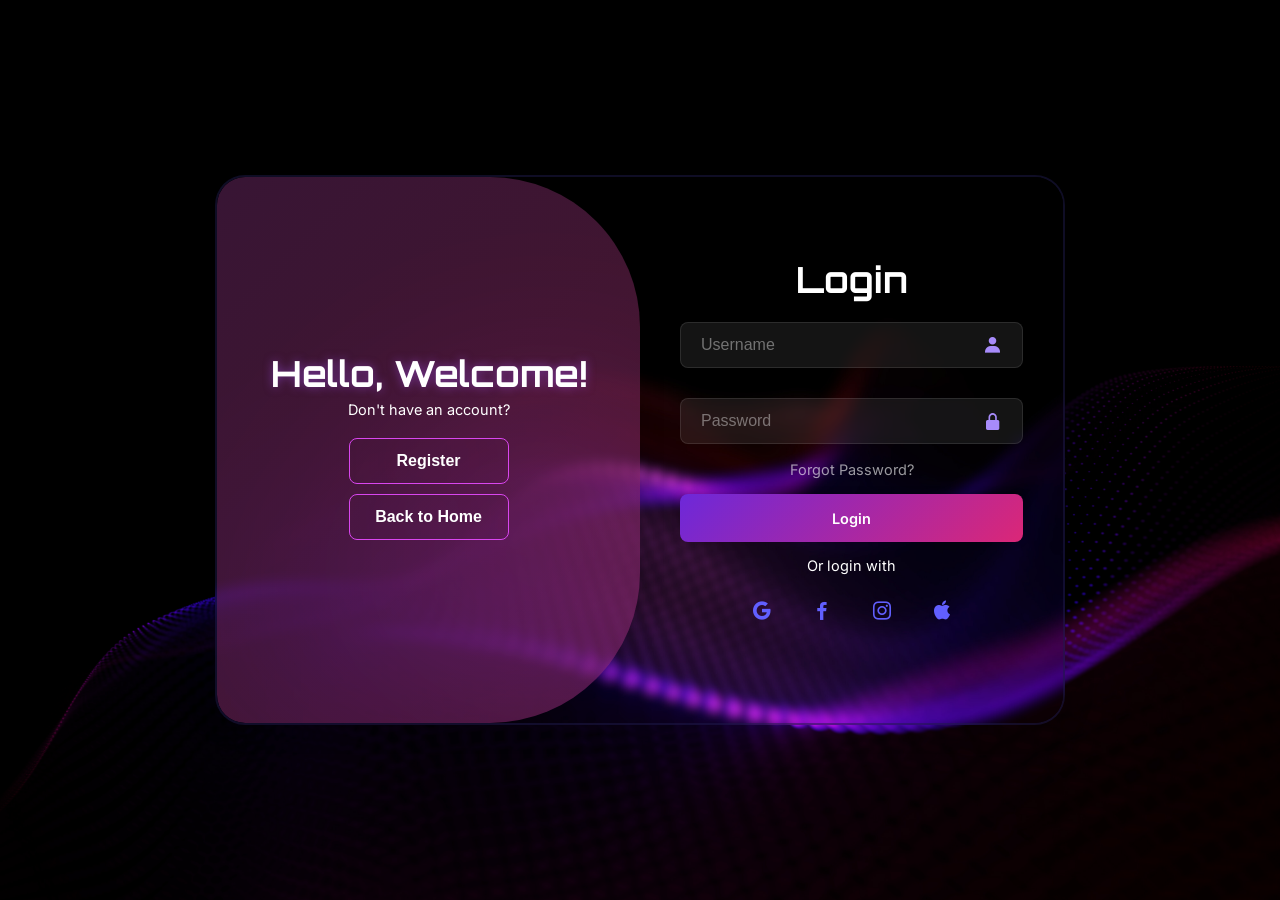
<file: login.html>
<!DOCTYPE html>
<html lang="en">
  <head>
    <meta charset="UTF-8" />
    <meta name="viewport" content="width=device-width, initial-scale=1.0" />
    <title>Login - NeuroLinked</title>
    <link rel="icon" type="image/x-icon" href="./assets/img/logo.png" />
    <link rel="stylesheet" href="./assets/css/style.css" />
    <link rel="stylesheet" href="https://cdn.jsdelivr.net/npm/boxicons@latest/css/boxicons.min.css"/>
  </head>
  <body style="background-image: url('./assets/img/login.jpg');background-size: cover;background-position: center;background-repeat: no-repeat;background-attachment: fixed;">
    <section class="body">
      <div class="containerr">
        <div class="form-box login">
          <form action="#">
            <h1>Login</h1>
            <div class="input-box">
              <input type="text" placeholder="Username" required />
              <i class="bx bxs-user"></i>
            </div>
            <div class="input-box">
              <input type="password" placeholder="Password" required />
              <i class="bx bxs-lock-alt"></i>
            </div>
            <div class="forgot-link">
              <a href="#">Forgot Password?</a>
            </div>
            <button type="submit" class="btn"><p>Login</p></button>
            <p>Or login with</p>
            <div class="social-icons">
              <a href="#"><i class="bx bxl-google"></i></a>
              <a href="#"><i class="bx bxl-facebook"></i></a>
              <a href="#"><i class="bx bxl-instagram"></i></a>
              <a href="#"><i class="bx bxl-apple"></i></a>
            </div>
          </form>
        </div>

        <div class="form-box register">
          <form action="#">
            <h1>Registration</h1>
            <div class="input-box">
              <input type="text" placeholder="Username" required />
              <i class="bx bxs-user"></i>
            </div>
            <div class="input-box">
              <input type="email" placeholder="Email" required />
              <i class="bx bxs-envelope"></i>
            </div>
            <div class="input-box">
              <input type="password" placeholder="Password" required />
              <i class="bx bxs-lock-alt"></i>
            </div>
            <button type="submit" class="btn">Register</button>
            <p>Or register with</p>
            <div class="social-icons">
              <a href="#"><i class="bx bxl-google"></i></a>
              <a href="#"><i class="bx bxl-facebook"></i></a>
              <a href="#"><i class="bx bxl-instagram"></i></a>
              <a href="#"><i class="bx bxl-apple"></i></a>
            </div>
          </form>
        </div>

        <div class="toggle-box">
          <div class="toggle-panel toggle-left">
            <h1>Hello, Welcome!</h1>
            <p>Don't have an account?</p>
            <button class="btn register-btn" style="margin-bottom: 10px">
              Register
            </button>
            <button class="btn">
              <a href="index.html" style="color: white">Back to Home</a>
            </button>
          </div>

          <div class="toggle-panel toggle-right">
            <h1>Welcome Back!</h1>
            <p>Already have an account?</p>
            <button class="btn login-btn" style="margin-bottom: 10px">
              Login
            </button>
            <button class="btn">
              <a href="index.html" style="color: white">Back to Home</a>
            </button>
          </div>
        </div>
      </div>
    </section>

    <script>
      const containerr = document.querySelector(".containerr");
      const registerBtn = document.querySelector(".register-btn");
      const loginBtn = document.querySelector(".login-btn");

      registerBtn.addEventListener("click", () => {
        containerr.classList.add("active");
      });

      loginBtn.addEventListener("click", () => {
        containerr.classList.remove("active");
      });
    </script>
  </body>
</html>
</file>
<file: assets/css/style.css>
@import url("https://fonts.googleapis.com/css2?family=Orbitron:wght@500;700&family=Inter:wght@400;600&display=swap");

* {
  box-sizing: border-box;
  padding: 0;
  margin: 0;
}

html {
  scroll-behavior: smooth;
}

body {
  font-family: "Inter", sans-serif;
  background-color: black;
}

@layer base {
  h1,
  .font-display {
    font-family: "Orbitron", sans-serif;
  }
  body,
  p .font-body {
    font-family: "Inter", sans-serif;
  }
}

ul {
  list-style: none;
}

a {
  text-decoration: none;
}

/* Custom scrollbar */
::-webkit-scrollbar {
  width: 8px;
}
::-webkit-scrollbar-track {
  background: #1f2937;
}
::-webkit-scrollbar-thumb {
  background: #4b5563;
  border-radius: 4px;
}
::-webkit-scrollbar-thumb:hover {
  background: #6b7280;
}

:root {
  --color-fern-indigo-50: #eef2ff;
  --color-fern-indigo-100: #e0e7ff;
  --color-fern-indigo-200: #c7d2fe;
  --color-fern-indigo-300: #a5b4fc;
  --color-fern-indigo-400: #818cf8;
  --color-fern-indigo-500: #6366f1;
  --color-fern-indigo-600: #4f46e5;
  --color-fern-indigo-700: #4338ca;
  --color-fern-indigo-800: #3730a3;
  --color-fern-indigo-900: #312e81;
  --color-fern-indigo-950: #1e1b4b;

  --primary-purple: #8b5cf6;
  --primary-indigo: #6366f1;
  --primary-pink: #ec4899;
  --dark-bg: #0f0f0f;
  --dark-card: #1a1a1a;
  --dark-border: #2a2a2a;
  --text-primary: #ffffff;
  --text-secondary: #d1d5db;
  --text-muted: #9ca3af;

  --gradient-primary: linear-gradient(135deg, #4f46e5 0%, #6366f1 100%);
  --gradient-secondary: linear-gradient(135deg, #6366f1 0%, #8b5cf6 100%);
  --gradient-accent: linear-gradient(135deg, #8b5cf6 0%, #a855f7 100%);
  --gradient-elegant: linear-gradient(135deg, #312e81 0%, #4c1d95 100%);
}

h2,
h3,
h4,
label {
  color: var(--color-fern-indigo-50);
}

/* ---------------------
  header
--------------------- */
.header {
  position: fixed;
  top: 0;
  left: 0;
  width: 100%;
  background: rgba(0, 0, 0, 0);
  z-index: 10000;
  transition: background-color 0.3s, box-shadow 0.3s;
}

.scroll-header {
  background: black;
  box-shadow: 0px 8px 10px 0px #010014cd;
}

/* nav */
.nav-mobile {
  height: 3rem;
}

.nav-mobile .nav__menu {
  background: rgb(0, 0, 0);
  border-bottom: 1px solid #000000;
}

.nav__logo,
.nav__burger,
.nav__close {
  color: rgb(255, 255, 255);
}

.nav__data {
  height: 100%;
  display: flex;
  justify-content: space-between;
  align-items: center;
}

.nav__logo {
  display: inline-flex;
  align-items: center;
  column-gap: -0.25rem;
  font-weight: 500;
}

.nav__toggle {
  position: relative;
  width: 32px;
  height: 32px;
}

.nav__burger,
.nav__close {
  position: absolute;
  width: max-content;
  height: max-content;
  inset: 0;
  margin: auto;
  font-size: 1.5rem;
  cursor: pointer;
  transition: opacity 0.1s, transform 0.4s;
  color: var(--color-fern-indigo-500);
}

.nav__close {
  opacity: 0;
}

@media screen and (max-width: 1118px) {
  .nav__menu {
    position: absolute;
    left: 0;
    top: 2.5rem;
    width: 100%;
    height: calc(100vh - 3.5rem);
    overflow: auto;
    pointer-events: none;
    opacity: 0;
    transition: top 0.4s, opacity 0.3s;
  }
  .nav__menu::-webkit-scrollbar {
    width: 0;
  }
  .nav__list {
    background-color: rgb(0, 0, 0);
    padding-top: 1rem;
  }
  .nav-dekstop {
    display: none;
  }
  .nav-mobile {
    display: block;
  }
}

.nav__link,
.nav__linkk {
  color: rgb(255, 255, 255);
  font-weight: 500;
  padding: 1.25rem 1.5rem;
  display: flex;
  justify-content: space-between;
  align-items: center;
  transition: background-color 0.3s;
}

.nav__link:hover {
  color: #8b5cf6;
}

.link i {
  font-size: 1.5rem;
  position: absolute;
  opacity: 0;
  visibility: hidden;
  transition: opacity 0.4s, visibility 0.4s;
  color: rgb(0, 0, 0);
}

.nav__link span {
  position: relative;
  transition: margin 0.4s;
}

.nav__link span::after {
  content: "";
  position: absolute;
  left: 0;
  bottom: -6px;
  width: 0;
  height: 2px;
  background: var(--gradient-secondary);
  transition: width 0.4s ease-out;
}

.nav__link:hover span {
  margin-left: 2.5rem;
}

.nav__link:hover i {
  opacity: 1;
  visibility: visible;
  color: #a855f7;
}

.nav__link:hover span::after {
  width: 100%;
}

.nav__link:not(:hover) {
  opacity: 10;
}

.btv {
  margin-top: 0.1rem;
  border: 1px solid rgb(194, 194, 194);
  padding: 0.5rem 0.75rem;
  border-radius: 12px;
  background-color: #00000000;
  transition: border-color 0.4s cubic-bezier(0.4, 0, 0.2, 1),
    background-color 0.4s cubic-bezier(0.4, 0, 0.2, 1),
    box-shadow 0.4s cubic-bezier(0.4, 0, 0.2, 1), transform 0.3s ease;
  cursor: pointer;
  display: flex;
}

.wa {
  margin-right: 0.5rem;
  font-size: 1.25rem;
  color: white;
}

.btv:hover {
  background: var(--gradient-secondary);
  color: #fff;
  border-color: transparent;
  box-shadow: 0 8px 25px rgba(139, 92, 246, 0.4);
  transform: translateY(-2px) scale(1.02);
}

.show-menu {
  opacity: 1;
  top: 2rem;
  pointer-events: initial;
  margin-top: 1rem;
}

.show-icon .nav__burger {
  opacity: 0;
  transform: rotate(90deg);
}

.show-icon .nav__close {
  opacity: 1;
  transform: rotate(90deg);
}

.dropdown__item {
  cursor: pointer;
}

.dropdown__arrow {
  font-size: 1.25rem;
  font-weight: initial;
  transition: transform 0.4s;
}

.dropdown__link {
  padding: 1.25rem 1.25rem 1.25rem 2.5rem;
  color: rgb(255, 255, 255);
  display: flex;
  align-items: center;
  column-gap: 0.5rem;
  font-weight: 500;
  transition: background-color 0.3s;
}

.dropdown__link i {
  font-size: 1rem;
  color: rgb(255, 255, 255);
  font-weight: initial;
  margin-right: 1rem;
  margin-left: 0.5rem;
  background: linear-gradient(45deg, var(--color-fern-indigo-800), #a855f7);
  border-radius: 50%;
  padding: 5px;
}

header hr {
  border: none;
  border-top: 1px solid var(--color-fern-indigo-500);
}

.nav-dekstop .dropdown__menu {
  box-shadow: -5px 8px 8px 0px rgba(99, 102, 241, 0.4);
}

.dropdown__menu .dropdown__link {
  background: rgb(0, 0, 0);
}

.dropdown__menu .dropdown__link:hover {
  background: linear-gradient(45deg, var(--color-fern-indigo-500), #a855f7);
}

.dropdown__menu {
  max-height: 0;
  overflow: hidden;
  transition: max-height 0.4s ease-out;
}

.dropdown__item:hover .dropdown__menu {
  max-height: 1000px;
  transition: max-height 0.4s ease-in;
}

.dropdown__item:hover .dropdown__arrow {
  transform: rotate(180deg);
  color: #c084fc;
}

.dropdown__add {
  margin-left: auto;
}

@media screen and (max-width: 340px) {
  .container {
    margin-inline: 1rem;
  }
  .nav__link,
  .nav__linkk {
    padding-inline: 1rem;
  }
  .logo_mobile {
    margin-left: -30px;
  }
}

@media screen and (min-width: 1118px) {
  .nav-dekstop {
    display: block;
  }
  .nav-mobile {
    display: none;
  }
  .container {
    margin-inline: auto;
  }
  .nav-dekstop {
    height: calc(3.5rem + 2rem);
    display: flex;
    justify-content: space-between;
  }
  .nav__toggle {
    display: none;
  }
  .nav__list {
    height: 100%;
    display: flex;
    column-gap: 3rem;
  }
  .nav__link,
  .nav__linkk {
    height: 100%;
    padding: 0;
    justify-content: initial;
    column-gap: 0.25rem;
  }
  .nav__link:hover {
    background-color: transparent;
  }
  .dropdown__item {
    position: relative;
  }
  .dropdown__menu {
    max-height: initial;
    overflow: initial;
    position: absolute;
    left: 0;
    top: 6rem;
    opacity: 0;
    pointer-events: none;
    transition: opacity 0.3s, top 0.3s;
  }
  .dropdown__link {
    padding-inline: 1rem 3.5rem;
  }
  .dropdown__item:hover .dropdown__menu {
    opacity: 1;
    top: 5.5rem;
    pointer-events: initial;
    transition: top 0.3s;
  }
}

/*----------------------------------------
  Explore Aspirations
----------------------------------------*/
.gradient-text {
  background: linear-gradient(135deg, #6366f1, #8b5cf6, #ec4899);
  -webkit-background-clip: text;
  -webkit-text-fill-color: transparent;
  background-clip: text;
}

.btn-primary {
  background: linear-gradient(135deg, #8b5cf6, #6366f1);
  color: white;
  padding: 0.75rem 2rem;
  border: none;
  border-radius: 0.75rem;
  font-weight: 600;
  text-decoration: none;
  display: inline-flex;
  align-items: center;
  gap: 0.5rem;
  transition: all 0.3s ease;
  cursor: pointer;
}

.btn-primary:hover {
  transform: translateY(-2px);
  box-shadow: 0 10px 25px rgba(139, 92, 246, 0.3);
}

.btn-secondary {
  background: transparent;
  color: var(--primary-purple);
  border: 1px solid var(--primary-purple);
  padding: 0.75rem 2rem;
  border-radius: 0.75rem;
  font-weight: 600;
  text-decoration: none;
  display: inline-flex;
  align-items: center;
  gap: 0.5rem;
  transition: all 0.3s ease;
  cursor: pointer;
}

.btn-secondary:hover {
  background: var(--primary-purple);
  color: white;
}

.page-content {
  margin-top: 100px;
  min-height: calc(100vh - 100px);
}

.hero-section {
  background: linear-gradient(
    135deg,
    rgba(139, 92, 246, 0.1),
    rgba(99, 102, 241, 0.1)
  );
  border-bottom: 1px solid rgba(139, 92, 246, 0.2);
}

.ai-matcher-section {
  position: relative;
  overflow: hidden;
}

.ai-matcher-section::before {
  content: "";
  position: absolute;
  top: 0;
  left: 0;
  right: 0;
  bottom: 0;
  background: url('data:image/svg+xml,<svg xmlns="http://www.w3.org/2000/svg" viewBox="0 0 100 100"><defs><pattern id="grid" width="10" height="10" patternUnits="userSpaceOnUse"><path d="M 10 0 L 0 0 0 10" fill="none" stroke="rgba(139,92,246,0.1)" stroke-width="0.5"/></pattern></defs><rect width="100" height="100" fill="url(%23grid)"/></svg>');
  opacity: 0.3;
}

.aspirations-section {
  background: linear-gradient(180deg, transparent, rgba(139, 92, 246, 0.05));
}

.aspiration-card {
  background: var(--dark-card);
  border: 1px solid var(--dark-border);
  border-radius: 1rem;
  overflow: hidden;
  transition: all 0.3s ease;
  cursor: pointer;
}

.aspiration-card:hover {
  transform: translateY(-8px);
  box-shadow: 0 25px 50px -12px rgba(0, 0, 0, 0.4);
  border-color: rgba(139, 92, 246, 0.4);
}

.aspiration-card .category-badge {
  background: linear-gradient(
    135deg,
    var(--primary-purple),
    var(--primary-indigo)
  );
  color: white;
  padding: 0.25rem 0.75rem;
  border-radius: 9999px;
  font-size: 0.75rem;
  font-weight: 600;
  text-transform: capitalize;
}

.aspiration-card .vote-section {
  display: flex;
  align-items: center;
  gap: 0.5rem;
  color: var(--text-muted);
  font-size: 0.875rem;
}

.aspiration-card .vote-section i {
  color: var(--primary-purple);
}

.aspiration-card .tags {
  display: flex;
  flex-wrap: wrap;
  gap: 0.5rem;
  margin: 1rem 0;
}

.aspiration-card .tag {
  background: rgba(139, 92, 246, 0.1);
  color: var(--primary-purple);
  padding: 0.25rem 0.5rem;
  border-radius: 0.25rem;
  font-size: 0.75rem;
}

.collaborator-card {
  background: var(--dark-card);
  border: 1px solid var(--dark-border);
  border-radius: 1rem;
  padding: 1.5rem;
  transition: all 0.3s ease;
}

.collaborator-card:hover {
  transform: translateY(-4px);
  border-color: rgba(139, 92, 246, 0.4);
}

.collaborator-avatar {
  width: 3rem;
  height: 3rem;
  background: linear-gradient(
    135deg,
    var(--primary-purple),
    var(--primary-pink)
  );
  border-radius: 50%;
  display: flex;
  align-items: center;
  justify-content: center;
  color: white;
  font-weight: bold;
  font-size: 1.125rem;
}

.match-score {
  font-size: 1.5rem;
  font-weight: bold;
}

.match-score.high {
  color: var(--color-fern-indigo-300);
}
.match-score.medium {
  color: var(--color-fern-indigo-500);
}
.match-score.low {
  color: var(--color-fern-indigo-800);
}

.skill-tag {
  background: rgba(139, 92, 246, 0.2);
  color: var(--primary-purple);
  padding: 0.25rem 0.5rem;
  border-radius: 0.25rem;
  font-size: 0.75rem;
}

@keyframes spin {
  to {
    transform: rotate(360deg);
  }
}

.animate-spin {
  animation: spin 1s linear infinite;
}

@media (max-width: 768px) {
  .hero-section .container {
    padding: 2rem 0;
  }

  .hero-section h1 {
    font-size: 2.5rem;
  }

  .ai-matcher-section,
  .aspirations-section {
    padding: 2rem 0;
  }

  .aspiration-card {
    margin-bottom: 1rem;
  }
}

/*----------------------------------------
  AI Matcher
----------------------------------------*/
.card {
  background: var(--dark-card);
  border: 1px solid var(--dark-border);
  border-radius: 1rem;
  padding: 1.5rem;
  transition: all 0.3s ease;
}

.card:hover {
  transform: translateY(-4px);
  box-shadow: 0 20px 25px -5px rgba(0, 0, 0, 0.3);
  border-color: rgba(139, 92, 246, 0.3);
}

.button {
  width: 170px;
  height: 50px;
  display: flex;
  align-items: center;
  justify-content: flex-start;
  gap: 10px;
  border-radius: 30px;
  color: rgb(19, 19, 19);
  font-weight: 600;
  border: none;
  position: relative;
  cursor: pointer;
}

.svgIcon {
  fill: #fff;
  height: 20px;
  margin-left: 8px;
  transition-duration: 0.7s;
}

.button:hover {
  transition-duration: 0.5s;
}

.button:active {
  transform: scale(0.97);
  transition-duration: 0.2s;
}

.button:hover .svgIcon {
  transform: rotate(250deg);
  transition-duration: 0.7s;
}

.bg-dark-card {
  /* background: var(--dark-card); */
  background: #1e293b;
  border: 1px solid var(--dark-border);
  border-radius: 1rem;
  overflow: hidden;
  transition: all 0.3s ease;
  cursor: pointer;
}

/* hero section */
.hero-container {
  position: relative;
  min-height: 100vh;
  overflow: hidden;
}

.floating-circle {
  position: absolute;
  width: 160px;
  height: 160px;
  border-radius: 50%;
  border: 2px solid rgba(99, 102, 241, 0.4);
  backdrop-filter: blur(15px);
  display: flex;
  align-items: center;
  justify-content: center;
  transition: all 0.4s cubic-bezier(0.4, 0, 0.2, 1);
  cursor: pointer;
  z-index: 5;
}

.circle-gradient {
  position: absolute;
  width: 200px;
  height: 200px;
  border-radius: 50%;
  background: radial-gradient(
    circle,
    rgba(99, 102, 241, 0.15) 0%,
    rgba(139, 92, 246, 0.08) 50%,
    transparent 100%
  );
  top: 50%;
  left: 50%;
  transform: translate(-50%, -50%);
  z-index: -1;
  animation: pulseGlow 6s ease-in-out infinite;
}

@keyframes pulseGlow {
  0%,
  100% {
    transform: translate(-50%, -50%) scale(1);
    opacity: 0.6;
  }
  50% {
    transform: translate(-50%, -50%) scale(1.1);
    opacity: 0.8;
  }
}

.circle-ai .circle-gradient {
  background: radial-gradient(
    circle,
    rgba(99, 101, 241, 0.336) 50%,
    rgba(138, 92, 246, 0.29) 50%,
    transparent 100%
  );
}

.circle-health .circle-gradient {
  background: radial-gradient(
    circle,
    rgba(138, 92, 246, 0.285) 50%,
    rgba(169, 85, 247, 0.245) 50%,
    transparent 100%
  );
}

.circle-edu .circle-gradient {
  background: radial-gradient(
    circle,
    rgba(169, 85, 247, 0.245) 50%,
    rgba(192, 132, 252, 0.244) 50%,
    transparent 100%
  );
}

.circle-env .circle-gradient {
  background: radial-gradient(
    circle,
    rgba(78, 70, 229, 0.321) 50%,
    rgba(124, 58, 237, 0.27) 50%,
    transparent 100%
  );
}

.circle-tech .circle-gradient {
  background: radial-gradient(
    circle,
    rgba(124, 58, 237, 0.268) 50%,
    rgba(169, 85, 247, 0.24) 50%,
    transparent 100%
  );
}

.circle-social .circle-gradient {
  background: radial-gradient(
    circle,
    rgba(192, 132, 252, 0.251) 50%,
    rgba(169, 85, 247, 0.238) 50%,
    transparent 100%
  );
}

.floating-circle:hover {
  transform: translateY(-8px) scale(1.05);
  box-shadow: 0 15px 40px rgba(168, 85, 247, 0.4);
  border-color: #c084fc;
  z-index: 10;
}

.floating-circle:hover .circle-gradient {
  transform: translate(-50%, -50%) scale(1.3);
  opacity: 1;
}

.floating-circle img {
  width: 100%;
  height: 100%;
  border-radius: 50%;
  object-fit: cover;
  z-index: 2;
}

.floating-circle .label {
  position: absolute;
  bottom: -8px;
  left: 50%;
  transform: translateX(-50%);
  background: var(--gradient-secondary);
  color: white;
  padding: 6px 14px;
  border-radius: 20px;
  font-size: 11px;
  font-weight: 600;
  white-space: nowrap;
  box-shadow: 0 8px 25px rgba(139, 92, 246, 0.4);
  z-index: 3;
  letter-spacing: 0.5px;
}

.circle-ai {
  top: 20%;
  left: 15%;
}

.circle-health {
  top: 20%;
  right: 15%;
}

.circle-edu {
  top: 55%;
  left: 8%;
}

.circle-env {
  top: 55%;
  right: 8%;
}

.circle-tech {
  bottom: 15%;
  left: 25%;
}

.circle-social {
  bottom: 15%;
  right: 25%;
}

@media (max-width: 1024px) and (min-width: 769px) {
  .floating-circle {
    width: 140px;
    height: 140px;
  }
  .circle-gradient {
    width: 180px;
    height: 180px;
  }
  .circle-ai {
    top: 22%;
    left: 8%;
  }
  .circle-health {
    top: 28%;
    right: 10%;
  }
  .circle-edu {
    top: 55%;
    left: 5%;
  }
  .circle-env {
    top: 62%;
    right: 8%;
  }
  .circle-tech {
    bottom: 18%;
    left: 12%;
  }
  .circle-social {
    bottom: 10%;
    right: 18%;
  }
}

@media (max-width: 768px) and (min-width: 481px) {
  .floating-circle {
    width: 100px;
    height: 100px;
    border-width: 2px;
  }
  .circle-gradient {
    width: 130px;
    height: 130px;
  }
  .floating-circle .label {
    font-size: 10px;
    padding: 3px 8px;
    bottom: -6px;
  }
  .circle-ai {
    top: 18%;
    left: 8%;
  }
  .circle-health {
    top: 22%;
    right: 8%;
  }
  .circle-edu {
    top: 45%;
    left: 5%;
  }
  .circle-env {
    top: 50%;
    right: 5%;
  }
  .circle-tech {
    bottom: 20%;
    left: 12%;
  }
  .circle-social {
    bottom: 12%;
    right: 12%;
  }
}

@media (max-width: 480px) {
  .floating-circle {
    width: 80px;
    height: 80px;
    border-width: 2px;
  }
  .circle-gradient {
    width: 110px;
    height: 110px;
  }
  .floating-circle .label {
    font-size: 9px;
    padding: 2px 6px;
    bottom: -5px;
  }
  .circle-ai {
    top: 45%;
    left: 13%;
  }
  .circle-health {
    top: 45%;
    right: 13%;
  }
  .circle-edu {
    top: 60%;
    left: 5%;
  }
  .circle-env {
    top: 60%;
    right: 5%;
  }
  .circle-tech {
    top: 80%;
    left: 15%;
  }
  .circle-social {
    top: 80%;
    right: 15%;
  }
}

.hero-content {
  position: relative;
  z-index: 10;
  text-align: center;
  padding: 120px 20px 60px;
}

@media (max-width: 768px) {
  .hero-content {
    padding: 100px 15px 50px;
  }
}

@media (max-width: 480px) {
  .hero-content {
    padding: 80px 10px 40px;
  }
}

.hero-badge {
  display: inline-block;
  background: rgba(99, 102, 241, 0.2);
  color: #a5b4fc;
  padding: 6px 20px;
  border-radius: 50px;
  font-size: 14px;
  font-weight: 600;
  margin-bottom: 24px;
  border: 1px solid rgba(168, 85, 247, 0.3);
  backdrop-filter: blur(10px);
}

@media (max-width: 768px) {
  .hero-badge {
    font-size: 12px;
    padding: 5px 16px;
    margin-bottom: 20px;
  }
}

@media (max-width: 480px) {
  .hero-badge {
    font-size: 11px;
    padding: 4px 12px;
    margin-bottom: 16px;
  }
}

.hero-title {
  font-size: 3.5rem;
  font-weight: 800;
  color: #ffffff;
  line-height: 1.1;
  margin-bottom: 24px;
  max-width: 800px;
  margin-left: auto;
  margin-right: auto;
  text-shadow: 0 2px 10px rgba(0, 0, 0, 0.3);
}

@media (max-width: 1024px) {
  .hero-title {
    font-size: 3rem;
  }
}

@media (max-width: 768px) {
  .hero-title {
    font-size: 2.2rem;
    margin-bottom: 20px;
  }
}

@media (max-width: 480px) {
  .hero-title {
    font-size: 1.8rem;
    margin-bottom: 16px;
    line-height: 1.2;
  }
}

@media (max-width: 320px) {
  .hero-title {
    font-size: 1.6rem;
  }
}

.hero-cta {
  background: linear-gradient(45deg, #4f46e5, #a855f7, #ec4899);
  color: white;
  padding: 14px 28px;
  border-radius: 10px;
  font-size: 16px;
  font-weight: 600;
  text-decoration: none;
  display: inline-block;
  transition: all 0.3s ease;
  box-shadow: 0 4px 20px rgba(168, 85, 247, 0.4);
}

@media (max-width: 768px) {
  .hero-cta {
    padding: 12px 24px;
    font-size: 15px;
  }
}

@media (max-width: 480px) {
  .hero-cta {
    padding: 10px 20px;
    font-size: 14px;
  }
}

.hero-cta:hover {
  background: linear-gradient(45deg, #3730a3, #7c3aed, #db2777);
  transform: translateY(-2px);
  box-shadow: 0 8px 30px rgba(168, 85, 247, 0.6);
}

@keyframes float {
  0%,
  100% {
    transform: translateY(0px);
  }
  50% {
    transform: translateY(-20px);
  }
}

.floating-circle:nth-child(1) {
  animation: float 6s ease-in-out infinite;
}

.floating-circle:nth-child(2) {
  animation: float 6s ease-in-out infinite 1s;
}

.floating-circle:nth-child(3) {
  animation: float 6s ease-in-out infinite 2s;
}

.floating-circle:nth-child(4) {
  animation: float 6s ease-in-out infinite 3s;
}

.floating-circle:nth-child(5) {
  animation: float 6s ease-in-out infinite 4s;
}

.floating-circle:nth-child(6) {
  animation: float 6s ease-in-out infinite 5s;
}

/* ----------------------------------------
  CREATE PROJECT
---------------------------------------- */
.step-indicator {
  display: flex;
  flex-direction: column;
  align-items: center;
  position: relative;
  opacity: 0.6;
  transition: all 0.4s ease-in-out;
  gap: 18px;
  flex-shrink: 0;
}

.step-indicator.active {
  opacity: 1;
}

.step-indicator.completed {
  opacity: 1;
}

.step-number {
  width: 50px;
  height: 50px;
  border-radius: 50%;
  background: var(--color-fern-indigo-800);
  color: var(--color-fern-indigo-300);
  display: flex;
  align-items: center;
  justify-content: center;
  font-weight: 900;
  font-size: 1rem;
  cursor: pointer;
  transition: all 0.6s cubic-bezier(0.25, 0.46, 0.45, 0.94);
  position: relative;
  overflow: hidden;
  backdrop-filter: blur(15px);
  box-shadow: 0 4px 15px rgba(0, 0, 0, 0.2);
}

.step-number::before {
  content: "";
  position: absolute;
  top: 0;
  left: 0;
  right: 0;
  bottom: 0;
  background: var(--gradient-accent);
  border-radius: 50%;
  opacity: 0;
  transition: opacity 0.6s ease;
  z-index: -1;
}

.step-indicator.active .step-number {
  background: transparent;
  color: white;
  box-shadow: 0 0 48px rgb(93, 85, 247), inset 0 2px 0 rgba(255, 255, 255, 0.3);
  transform: scale(1.15);
}

.step-indicator.active .step-number::before {
  opacity: 1;
}

.step-indicator.completed .step-number {
  background: var(--gradient-secondary);
  color: white;
  box-shadow: 0 0 30px rgba(139, 92, 246, 0.6);
  transform: scale(1);
  font-size: 1rem;
}

.step-label {
  font-size: 13px;
  color: #cbd5e1;
  font-weight: 500;
  text-align: center;
  width: 70px;
  line-height: 1.2;
  transition: color 0.4s ease-in-out, text-shadow 0.4s ease-in-out;
}

.step-indicator.active .step-label {
  color: #a855f7;
  font-weight: 600;
  text-shadow: 0 4px 16px rgba(168, 85, 247, 0.4);
}

.step-line {
  width: 50px;
  height: 1px;
  background: linear-gradient(
    to right,
    var(--color-fern-indigo-800),
    rgba(99, 102, 241, 0.3)
  );
  margin-inline: 0;
  align-self: flex-start;
  margin-top: 25px;
  transition: all 0.4s ease-in-out;
  border-radius: 9999px;
  box-shadow: 0 0 5px rgba(99, 102, 241, 0.2);
}

.step-line.completed {
  background: linear-gradient(to right, #6366f1, #8b5cf6, #a855f7);
  box-shadow: 0 0 20px rgba(139, 92, 246, 0.8);
  animation: lineGlow 2s ease-in-out infinite;
}

@keyframes lineGlow {
  0%,
  100% {
    box-shadow: 0 0 10px rgba(139, 92, 246, 0.3);
  }
  50% {
    box-shadow: 0 0 25px rgba(139, 92, 246, 0.7);
  }
}

.progress-bar {
  width: 100%;
  height: 4px;
  background: var(--color-fern-indigo-800);
  border-radius: 2px;
  overflow: hidden;
  margin-top: 20px;
}

.progress-fill {
  height: 100%;
  background: var(--gradient-secondary);
  width: 25%;
  transition: width 0.5s ease;
  border-radius: 2px;
  box-shadow: 0 0 10px rgba(139, 92, 246, 0.5);
}

.form-step {
  display: none;
  animation: fadeInUp 0.5s ease;
}

.form-step.active {
  display: block;
}

@keyframes fadeInUp {
  from {
    opacity: 0;
    transform: translateY(20px);
  }
  to {
    opacity: 1;
    transform: translateY(0);
  }
}

.skill-tag {
  display: inline-flex;
  align-items: center;
  background: var(--gradient-secondary);
  color: white;
  padding: 6px 12px;
  border-radius: 20px;
  font-size: 14px;
  font-weight: 500;
  margin: 2px;
  animation: slideIn 0.3s ease;
  box-shadow: 0 4px 15px rgba(139, 92, 246, 0.3);
}

.skill-tag .remove-skill {
  margin-left: 8px;
  cursor: pointer;
  font-size: 16px;
  opacity: 0.7;
  transition: opacity 0.2s ease;
}

.skill-tag .remove-skill:hover {
  opacity: 1;
}

@keyframes slideIn {
  from {
    opacity: 0;
    transform: scale(0.8);
  }
  to {
    opacity: 1;
    transform: scale(1);
  }
}

.project-type-option {
  transition: all 0.3s ease;
}

.project-type-option input[type="radio"]:checked + div {
  color: #a855f7;
}

.project-type-option:has(input[type="radio"]:checked) {
  border-color: #a855f7 !important;
  background: rgba(168, 85, 247, 0.1) !important;
  box-shadow: 0 0 20px rgba(168, 85, 247, 0.3) !important;
}

.file-upload-area {
  transition: all 0.3s ease;
}

.file-upload-area:hover {
  border-color: #a855f7;
  background: rgba(168, 85, 247, 0.05);
}

.form-container-box {
  background: rgba(0, 0, 0, 0.8) !important;
  backdrop-filter: blur(20px) !important;
  border: 1px solid rgba(99, 102, 241, 0.3) !important;
  box-shadow: 0 5px 20px rgba(139, 92, 246, 0.2),
    0 0 0 1px rgba(255, 255, 255, 0.08), inset 0 2px 0 rgba(255, 255, 255, 0.1);
  transition: all 0.3s ease;
}

.form-container-box:hover {
  box-shadow: 0 8px 30px rgba(139, 92, 246, 0.3),
    0 0 0 1px rgba(157, 0, 255, 0.1), inset 0 3px 0 rgba(123, 0, 255, 0.15);
  transform: translateY(-2px);
}

.form-container-box input,
.form-container-box textarea {
  background: rgba(0, 0, 0, 0.7) !important;
  backdrop-filter: blur(10px) !important;
  border: 1px solid rgba(99, 102, 241, 0.3) !important;
  transition: border-color 0.3s ease, box-shadow 0.3s ease,
    background-color 0.3s ease;
  color: white;
}

.form-container-box select {
  background: rgba(0, 0, 0, 0.7) !important;
  backdrop-filter: blur(10px) !important;
  border: 1px solid rgba(99, 102, 241, 0.3) !important;
  transition: border-color 0.3s ease, box-shadow 0.3s ease;
  color: white;
}

.form-container-box input::placeholder,
.form-container-box textarea::placeholder {
  color: rgba(255, 255, 255, 0.5) !important;
}

.form-container-box input:focus,
.form-container-box textarea:focus,
.form-container-box select:focus {
  background: rgba(0, 0, 0, 0.8) !important;
  border-color: #6366f1 !important;
  box-shadow: 0 0 15px rgba(99, 102, 241, 0.2) !important;
}

.form-container-box input:hover,
.form-container-box textarea:hover,
.form-container-box select:hover {
  border-color: rgba(99, 102, 241, 0.5) !important;
}

.form-container-box select {
  -webkit-appearance: none;
  -moz-appearance: none;
  appearance: none;
  background-image: url('data:image/svg+xml;utf8,<svg xmlns="http://www.w3.org/2000/svg" width="24" height="24" viewBox="0 0 24 24" fill="none" stroke="%23a5b4fc" stroke-width="2" stroke-linecap="round" stroke-linejoin="round" class="lucide lucude-chevron-down"><path d="m6 9 6 6 6-6"/></svg>') !important;
  background-repeat: no-repeat !important;
  background-position: right 1rem center !important;
  background-size: 1.25rem !important;
  padding-right: 3rem !important;
}

.form-container-box select::-ms-expand {
  display: none;
}

#autoSaveStatus {
  background: rgba(0, 0, 0, 0.6);
  backdrop-filter: blur(10px);
  border: 1px solid rgba(99, 102, 241, 0.2);
  border-radius: 20px;
  padding: 8px 16px;
}

#projectPreview {
  background: rgba(17, 24, 39, 0.3) !important;
  backdrop-filter: blur(15px) !important;
  border: 1px solid rgba(99, 102, 241, 0.2) !important;
}

@media (max-width: 1024px) and (min-width: 769px) {
  .step-indicator {
    margin: 0 8px;
  }
  .step-number {
    width: 50px;
    height: 50px;
    font-size: 1rem;
  }
  .step-label {
    width: 65px;
    font-size: 12px;
  }
  .step-line {
    width: 40px;
  }
}

@media (max-width: 768px) and (min-width: 481px) {
  .step-indicator {
    margin: 0 5px;
  }
  .step-number {
    width: 45px;
    height: 45px;
    font-size: 0.9rem;
  }
  .step-label {
    width: 60px;
    font-size: 11px;
  }
  .step-line {
    width: 25px;
  }
  .form-step h3 {
    font-size: 1.5rem;
  }
  .hero-content {
    padding-top: 80px;
    padding-bottom: 40px;
  }
  .relative.z-10.mx-auto.w-5\/6.mt-\[-120px\] {
    margin-top: 40px !important;
  }
}

@media (max-width: 480px) {
  .step-indicator {
    margin: 0 3px;
  }
  .step-number {
    width: 40px;
    height: 40px;
    font-size: 0.8rem;
  }
  .step-label {
    width: 55px;
    font-size: 10px;
  }
  .step-line {
    width: 15px;
  }
  .form-step h3 {
    font-size: 1.3rem;
  }
  .hero-content {
    padding-top: 60px;
    padding-bottom: 30px;
  }
  .relative.z-10.mx-auto.w-5\/6.mt-\[-120px\] {
    margin-top: 10px !important;
  }
  .form-container-box button {
    padding-left: 1.25rem;
    padding-right: 1.25rem;
    padding-top: 0.625rem;
    padding-bottom: 0.625rem;
    font-size: 0.875rem;
  }
  .form-container-box .flex.gap-4 {
    gap: 0.75rem;
  }
}

@media (max-width: 375px) {
  .step-indicator {
    margin: 0 2px;
    gap: 4px;
  }
  .step-number {
    width: 32px;
    height: 32px;
    font-size: 0.7rem;
  }
  .step-label {
    width: 45px;
    font-size: 9px;
  }
  .step-line {
    width: 10px;
  }
}

@media (max-width: 768px) {
  .hero-container {
    min-height: 70vh;
  }
}

@media (max-width: 480px) {
  .hero-container {
    min-height: 60vh;
  }
}

.bg-gray-900\/50:hover {
  background: rgba(0, 0, 0, 0.8) !important;
  border-color: rgba(99, 102, 241, 0.5) !important;
  transform: translateY(-2px) !important;
}

.bg-gray-900\/30:hover {
  background: rgba(0, 0, 0, 0.5) !important;
  border-color: rgba(99, 102, 241, 0.5) !important;
  transform: translateY(-2px) !important;
}

.loading::after {
  content: "";
  position: absolute;
  top: 50%;
  left: 50%;
  width: 20px;
  height: 20px;
  margin: -10px 0 0 -10px;
  border: 2px solid transparent;
  border-top: 2px solid #6366f1;
  border-radius: 50%;
  animation: spin 1s linear infinite;
}

@keyframes spin {
  0% {
    transform: rotate(0deg);
  }
  100% {
    transform: rotate(360deg);
  }
}

.character-counter {
  font-size: 12px;
  color: #9ca3af;
  transition: all 0.3s ease;
}

.character-counter.warning {
  color: #fbbf24;
}

.character-counter.error {
  color: #ef4444;
}

.error-message {
  transition: all 0.3s ease;
}

@keyframes successPulse {
  0%,
  100% {
    transform: scale(1);
    opacity: 1;
  }
  50% {
    transform: scale(1.05);
    opacity: 0.8;
  }
}

.success-animation {
  animation: successPulse 2s ease-in-out infinite;
}

/* stats section */
.stats-section {
  background: black;
  border-top: 1px solid rgba(99, 102, 241, 0.2);
  border-bottom: 1px solid rgba(168, 85, 247, 0.2);
  padding: 50px 0;
  position: relative;
}

.stats-section::before {
  content: "";
  position: absolute;
  top: 0;
  left: 0;
  right: 0;
  bottom: 0;
  background: linear-gradient(
    135deg,
    rgba(99, 102, 241, 0.05) 0%,
    rgba(168, 85, 247, 0.03) 50%,
    rgba(236, 72, 153, 0.05) 100%
  );
  pointer-events: none;
}

.stat-item {
  text-align: center;
  padding: 0 10px;
  position: relative;
  z-index: 2;
  opacity: 0;
  transform: translateY(30px);
  transition: all 0.6s ease;
}

.stat-item.animate-in {
  opacity: 1;
  transform: translateY(0);
}

.stat-number {
  font-size: 2.5rem;
  font-weight: 800;
  color: #6366f1;
  display: block;
  line-height: 1.2;
  margin-bottom: 8px;
  text-shadow: 0 0 20px rgba(168, 85, 247, 0.3);
}

.stat-label {
  color: #cbd5e1;
  font-size: 14px;
  font-weight: 500;
  letter-spacing: 0.5px;
}

@media (max-width: 768px) {
  .stats-section {
    padding: 40px 0;
  }
  .stat-number {
    font-size: 2rem;
  }
  .stat-label {
    font-size: 13px;
  }
}

@media (max-width: 480px) {
  .stats-section {
    padding: 30px 0;
  }
  .stat-number {
    font-size: 1.5rem;
  }
  .stat-label {
    font-size: 12px;
  }
}

.stat-item:hover .stat-number {
  color: #c084fc;
  transform: scale(1.05);
  transition: all 0.3s ease;
}

/* how it works section */
.how-it-works-section {
  position: relative;
  overflow: hidden;
}

.how-it-works-section::before {
  content: "";
  position: absolute;
  top: 0;
  left: 0;
  right: 0;
  bottom: 0;
  pointer-events: none;
}

.mockup-container {
  position: relative;
  width: 100%;
  max-width: 540px;
  margin: 0 auto;
  height: 540px;
  perspective: 1200px;
}

.step-visual {
  position: absolute;
  top: 0;
  left: 0;
  width: 100%;
  height: 100%;
  opacity: 0;
  transition: opacity 1.5s cubic-bezier(0.25, 0.46, 0.45, 0.94);
}

.step-visual.active {
  opacity: 1;
  position: relative;
}

.mockup-frame {
  width: 100%;
  height: 100%;
  background: var(--gradient-secondary);
  position: relative;
  overflow: hidden;
  transition: all 1.8s cubic-bezier(0.25, 0.46, 0.45, 0.94);
}

@keyframes mockupFloat {
  0%,
  100% {
    transform: translateY(40px) rotateX(8deg) translateZ(0);
  }
  50% {
    transform: translateY(30px) rotateX(6deg) translateZ(10px);
  }
}

.step-visual.active .mockup-frame {
  transform: translateY(0) rotateX(0deg);
  box-shadow: 0 25px 80px rgba(139, 92, 246, 0.4),
    0 0 0 1px rgba(255, 255, 255, 0.1), inset 0 2px 0 rgba(255, 255, 255, 0.2);
}

.mockup-frame::before {
  content: "";
  position: absolute;
  top: 0;
  left: 0;
  right: 0;
  bottom: 0;
  pointer-events: none;
  z-index: 1;
}

.mockup-frame::after {
  content: "";
  position: absolute;
  z-index: 2;
}

.mockup-image {
  width: 100%;
  height: 100%;
  object-fit: cover;
  border-radius: 5px;
  transition: transform 0.8s ease;
  position: relative;
  z-index: 2;
}

.progress-container {
  margin: 0 auto;
  width: 95%;
  margin-top: -0.05rem;
}

.progress-timer-bar {
  width: 100%;
  height: 1px;
  background: var(--color-fern-indigo-800);
  border-radius: 100px;
  overflow: hidden;
  position: relative;
}

.timer-fill {
  height: 100%;
  background: var(--color-fern-indigo-800);
  border-radius: 5px;
  width: 0%;
  transition: none;
  position: relative;
}

.timer-fill::after {
  content: "";
  position: absolute;
  top: 0;
  right: 0;
  width: 30px;
  height: 100%;
  background: linear-gradient(
    90deg,
    transparent 0%,
    var(--color-fern-indigo-100) 100%
  );
  border-radius: 0 2px 2px 0;
}

.steps-container {
  position: relative;
  z-index: 2;
}

.step-item {
  display: flex;
  align-items: flex-start;
  margin-bottom: 20px;
  opacity: 0.3;
  transition: all 1s cubic-bezier(0.25, 0.46, 0.45, 0.94);
  padding: 8px;
}

.step-item.active {
  opacity: 1;
}

.step-number {
  width: 50px;
  height: 50px;
  background: var(--color-fern-indigo-800);
  color: var(--color-fern-indigo-300);
  border-radius: 50%;
  display: flex;
  align-items: center;
  justify-content: center;
  font-weight: 900;
  font-size: 1rem;
  margin-right: 32px;
  cursor: pointer;
  transition: all 0.8s cubic-bezier(0.25, 0.46, 0.45, 0.94);
  position: relative;
  overflow: hidden;
  backdrop-filter: blur(15px);
}

.step-number::before {
  content: "";
  position: absolute;
  top: 0;
  left: 0;
  right: 0;
  bottom: 0;
  background: var(--gradient-accent);
  border-radius: 50%;
  opacity: 0;
  transition: opacity 0.8s ease;
  z-index: -1;
}

.step-item.active .step-number {
  background: transparent;
  color: white;
  box-shadow: 0 0 48px rgb(93, 85, 247), inset 0 2px 0 rgba(255, 255, 255, 0.3);
  transform: scale(1.15);
}

.step-item.active .step-number::before {
  opacity: 1;
}

.step-number:hover {
  transform: scale(1.08);
  box-shadow: 0 0 36px rgba(168, 85, 247, 0.8);
  border-color: #a855f7;
}

.step-content {
  flex: 1;
}

.step-title {
  font-weight: 800;
  color: white;
}

.step-item.active .step-title {
  color: white;
  text-shadow: 0 4px 16px rgba(168, 85, 247, 0.4);
}

.step-description {
  color: #ffffff;
  line-height: 1.8;
  margin-bottom: 8px;
  transition: color 0.8s ease;
}

.step-item.active .step-description {
  color: #ffffff;
}

.step-tagline {
  color: var(--color-fern-indigo-300);
  font-style: italic;
  font-weight: 700;
  transition: all 0.8s ease;
}

.step-item.active .step-tagline {
  color: var(--color-fern-indigo-500);
  text-shadow: 0 2px 12px rgba(94, 72, 236, 0.4);
}

@media (max-width: 1024px) {
  .step-item {
    margin-bottom: 10px;
  }
}

@media (max-width: 768px) {
  .how-it-works-section {
    padding: 100px 0;
  }
  .step-item {
    padding: 8px;
  }
  .step-number {
    margin-top: 8px;
    width: 30px;
    height: 30px;
    font-size: 0.5rem;
    margin-right: 18px;
  }
}

@media (max-width: 480px) {
  .mockup-container {
    height: 300px;
  }
  .step-item {
    padding: 16px;
  }
}

/* featured aspirations & projects section */
.featured-buttons {
  margin-top: 3rem;
}

.swiper-button-prev::after,
.swiper-button-next::after {
  content: none !important;
  display: none !important;
}

.swiper-button-prev,
.swiper-button-next {
  position: static;
  border-radius: 50%;
  background-color: rgba(255, 255, 255, 0.044);
  padding: 0.75rem;
  width: 48px;
  height: 48px;
  display: flex;
  justify-content: center;
  align-items: center;
  transition: all 0.3s ease;
  font-size: 1.25rem;
  box-shadow: 0 4px 10px rgba(0, 0, 0, 0.1);
}

.swiper-button-prev:hover,
.swiper-button-next:hover {
  color: #fff;
  transform: scale(1.1);
  box-shadow: 0 6px 12px rgba(168, 85, 247, 0.3);
}

.line-clamp-2 {
  display: -webkit-box;
  -webkit-line-clamp: 2;
  -webkit-box-orient: vertical;
  overflow: hidden;
  text-overflow: ellipsis;
}

.tab-btn:hover,
.tab-btn.active-tab {
  background: linear-gradient(45deg, #4338ca, #a855f7);
}

@media (max-width: 640px) {
  .tab-btn {
    flex: 1 0 auto;
  }
}

.fp {
  box-shadow: 0 5px 10px rgba(168, 85, 247, 0.6),
    0 0 0 1px rgba(255, 255, 255, 0.15), inset 0 2px 0 rgba(255, 255, 255, 0.25);
}

/* reviews */
.sliderrrr {
  width: 100%;
  height: var(--height);
  overflow: hidden;
  mask-image: linear-gradient(to right, transparent, #000 10% 90%, transparent);
}

.sliderrrr .list {
  display: flex;
  width: 100%;
  min-width: calc(var(--width) * var(--quantity));
  position: relative;
}

.sliderrrr .list .items {
  width: var(--width);
  height: var(--height);
  position: absolute;
  left: 100%;
  animation: autoRun 12s linear infinite;
  animation-delay: calc(
    (12s / var(--quantity)) * (var(--position) - 1)
  ) !important;
  transition: 0.5s;
}

.sliderrrr .list .items img {
  width: 100%;
}

@keyframes autoRun {
  from {
    left: 100%;
  }
  to {
    left: calc(var(--width) * -1);
  }
}

.sliderrrr:hover .items {
  animation-play-state: paused !important;
  filter: grayscale(1);
}

.sliderrrr .items:hover {
  filter: grayscale(0);
}

.sliderrrr[reverse="true"] .list .items {
  animation: reversePlay 12s linear infinite;
}

@keyframes reversePlay {
  from {
    left: calc(var(--width) * -1);
  }
  to {
    left: 100%;
  }
}

/* cta end */
@keyframes float {
  0%,
  100% {
    transform: translateY(0px);
  }
  50% {
    transform: translateY(-10px);
  }
}

@keyframes float-delayed {
  0%,
  100% {
    transform: translateY(0px);
  }
  50% {
    transform: translateY(-15px);
  }
}

@keyframes float-slow {
  0%,
  100% {
    transform: translateY(0px);
  }
  50% {
    transform: translateY(-8px);
  }
}

.animate-float {
  animation: float 3s ease-in-out infinite;
}

.animate-float-delayed {
  animation: float-delayed 4s ease-in-out infinite;
  animation-delay: 1s;
}

.animate-float-slow {
  animation: float-slow 5s ease-in-out infinite;
  animation-delay: 2s;
}

@media (max-width: 768px) {
  .animate-float,
  .animate-float-delayed,
  .animate-float-slow {
    display: none;
  }
}

/* login */
.body {
  display: flex;
  justify-content: center;
  align-items: center;
  min-height: 100vh;
}

.containerr h1 {
  font-family: "Orbitron", sans-serif;
  font-size: large;
}
.containerr p {
  font-family: "Inter", sans-serif;
  font-size: small;
}

.containerr {
  position: relative;
  width: 850px;
  height: 550px;
  margin: 20px;
  border-radius: 30px;
  box-shadow: 0 0 30px rgba(0, 0, 0, 0.2);
  background-image: url("../img/loginbox.jpg");
  background-size: cover;
  background-repeat: no-repeat;
  background-position: center;
  background-attachment: fixed;
  overflow: hidden;
  border: 2px solid rgba(30, 27, 75, 0.5);
}

.containerr h1 {
  font-size: 36px;
  margin: -10px 0;
}

.containerr p {
  font-size: 14.5px;
  margin: 15px 0;
}

form {
  width: 100%;
}

.form-box {
  position: absolute;
  right: 0;
  width: 50%;
  height: 100%;
  background-image: url("../img/loginbox.jpg");
  background-size: cover;
  background-repeat: no-repeat;
  background-position: center;
  background-attachment: fixed;
  display: flex;
  align-items: center;
  color: #ffffff;
  text-align: center;
  padding: 40px;
  z-index: 1;
  transition: 0.6s ease-in-out 1.2s, visibility 0s 1s;
}

.form-box i {
  color: oklch(58.5% 0.233 277.117);
}

.containerr.active .form-box {
  right: 50%;
}

.form-box.register {
  visibility: hidden;
}
.containerr.active .form-box.register {
  visibility: visible;
}

.input-box {
  position: relative;
  margin: 30px 0;
}

.input-box input {
  width: 100%;
  padding: 13px 50px 13px 20px;
  background: rgba(255, 255, 255, 0.08);
  border-radius: 8px;
  border: 1px solid rgba(255, 255, 255, 0.1);
  outline: none;
  font-size: 16px;
  color: #e0e0ff;
  font-weight: 500;
  backdrop-filter: blur(5px);
}

.input-box input::placeholder {
  color: rgba(255, 255, 255, 0.4);
  font-weight: 400;
}

.input-box i {
  position: absolute;
  right: 20px;
  top: 50%;
  transform: translateY(-50%);
  font-size: 20px;
  color: #a78bfa;
}

.forgot-link {
  margin: -15px 0 15px;
}
.forgot-link a {
  font-size: 14.5px;
  color: rgba(255, 255, 255, 0.6);
}

.forgot-link a:hover {
  color: #c084fc;
  text-decoration: underline;
}

.btn {
  width: 100%;
  height: 48px;
  background: linear-gradient(135deg, #6d28d9, #db2777);
  transition: background 0.3s ease, transform 0.3s ease;
  backdrop-filter: blur(100px);
  -webkit-backdrop-filter: blur(100px);
  border-radius: 8px;
  box-shadow: 0 0 10px rgba(0, 0, 0, 0.1);
  border: none;
  cursor: pointer;
  font-size: 16px;
  color: #fff;
  font-weight: 600;
}

.btn:hover {
  background: linear-gradient(135deg, #7c3aed, #ec4899);
  transform: translateY(-2px) scale(1.02);
  box-shadow: 0 0 15px rgba(236, 72, 153, 0.4), 0 0 30px rgba(109, 40, 217, 0.3);
}

.social-icons {
  display: flex;
  justify-content: center;
}

.social-icons i {
  transition: all 0.3s ease;
}

.social-icons i:hover {
  color: #ffffff;
}

.social-icons a {
  display: inline-flex;
  padding: 10px;
  border-color: #7c3aed;
  transition: all 0.3s ease;
  border-radius: 8px;
  font-size: 24px;
  color: #ffffff;
  margin: 0 8px;
}

.social-icons a:hover {
  background: #7c3aed;
  color: #fff;
  box-shadow: 0 0 12px rgba(124, 58, 237, 0.5);
}

.toggle-box {
  position: absolute;
  width: 100%;
  height: 100%;
}

.toggle-box::before {
  content: "";
  position: absolute;
  left: -250%;
  width: 300%;
  height: 100%;
  background: linear-gradient(
    135deg,
    rgba(55, 48, 163, 0.4),
    rgba(236, 72, 153, 0.3)
  );
  backdrop-filter: blur(100px);
  -webkit-backdrop-filter: blur(100px);
  border-radius: 1rem;
  box-shadow: 0 10px 25px rgba(0, 0, 0, 0.2);
  border-radius: 150px;
  z-index: 2;
  transition: 1.8s ease-in-out;
}

.containerr.active .toggle-box::before {
  left: 50%;
}

.toggle-panel {
  position: absolute;
  width: 50%;
  height: 100%;
  border-color: #d946ef;
  color: #fff;
  display: flex;
  flex-direction: column;
  justify-content: center;
  align-items: center;
  z-index: 2;
  transition: 0.6s ease-in-out;
}

.toggle-panel.toggle-left {
  left: 0;
  transition-delay: 1.2s;
}
.containerr.active .toggle-panel.toggle-left {
  left: -50%;
  transition-delay: 0.6s;
}

.toggle-panel.toggle-right {
  right: -50%;
  transition-delay: 0.6s;
}
.containerr.active .toggle-panel.toggle-right {
  right: 0;
  transition-delay: 1.2s;
}

.toggle-panel p {
  margin-bottom: 20px;
}

.toggle-panel .btn {
  width: 160px;
  height: 46px;
  background: transparent;
  border: 0.5px solid #d946ef;
  color: #fff;
  box-shadow: none;
}

.toggle-panel .btn:hover {
  background: rgba(236, 72, 153, 0.1);
  border: none;
  border-color: #ec4899;
  color: #ec4899;
}

.toggle-panel h1 {
  color: #fff;
  text-shadow: 0 0 10px rgba(168, 85, 247, 0.5);
}

@media screen and (max-width: 650px) {
  .containerr {
    height: calc(100vh - 40px);
  }

  .form-box {
    bottom: 0;
    width: 100%;
    height: 70%;
  }

  .containerr.active .form-box {
    right: 0;
    bottom: 30%;
  }

  .toggle-box::before {
    left: 0;
    top: -270%;
    width: 100%;
    height: 300%;
    border-radius: 20vw;
  }

  .containerr.active .toggle-box::before {
    left: 0;
    top: 70%;
  }

  .containerr.active .toggle-panel.toggle-left {
    left: 0;
    top: -30%;
  }

  .toggle-panel {
    width: 100%;
    height: 30%;
  }
  .toggle-panel.toggle-left {
    top: 0;
  }
  .toggle-panel.toggle-right {
    right: 0;
    bottom: -30%;
  }

  .containerr.active .toggle-panel.toggle-right {
    bottom: 0;
  }
}

@media screen and (max-width: 400px) {
  .form-box {
    padding: 20px;
  }

  .toggle-panel h1 {
    font-size: 30px;
  }
}

@keyframes glowPulse {
  0%,
  100% {
    background-color: var(--color-fern-indigo-950);
  }
  50% {
    background-color: var(--color-fern-indigo-600);
  }
}

@keyframes floatY {
  0%,
  100% {
    transform: translateY(0);
  }
  50% {
    transform: translateY(-8px);
  }
}
</file>
